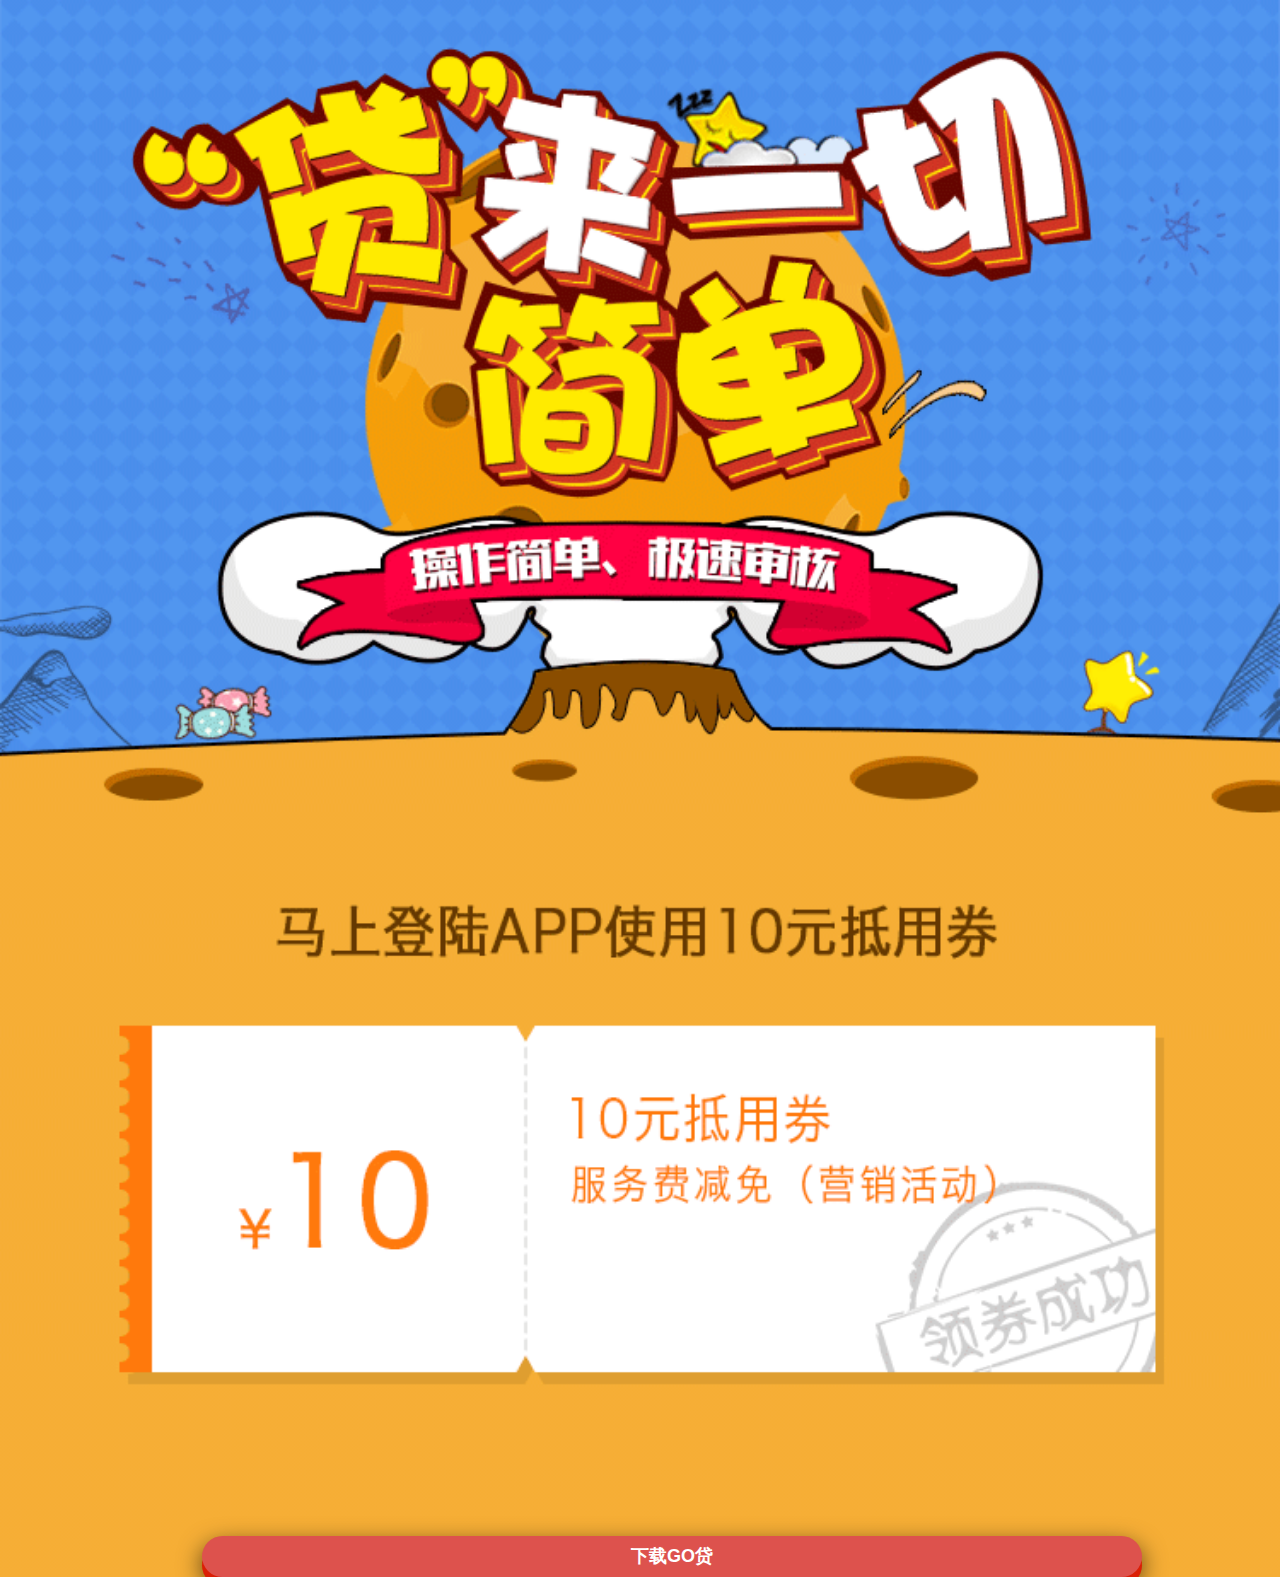
<file: src/main/webapp/register_download.html>
<!DOCTYPE html>
<html>

	<head>
		<meta charset="UTF-8">
		<title>注册</title>
		<meta name="viewport" content="width=device-width,initial-scale=1,minimum-scale=1,maximum-scale=1,user-scalable=no" />
		<link href="static/css/mui.min.css" rel="stylesheet" />
		<link href="static/css/m_register.css" rel="stylesheet" />
		<style>
			html {
				background:#f5af36 url(static/img/bg_reg_download.png) no-repeat;
				background-size: cover;
				width: 100%;
				height: 100%;
			}
			body{
				background-color: transparent;
			}
			.mui-content {
				margin: 120% 10% 0 15%;
				background-color: transparent;
			}
		</style>

	</head>

	<body>
		<div class="mui-content">
			<div class="mui-content-padded">
				<a class="css-3d-btn" href="http://qr17.cn/CoU7OF">下载GO贷</a>
			</div>
		</div>


		<script src="static/js/mui.min.js"></script>
		<script type="text/javascript">
			mui.init()
		</script>
	</body>

</html>
</file>
<file: src/main/webapp/static/css/m_register.css>
/*3d按钮样式*/

a.css-3d-btn {
	color: rgba(255, 255, 255, 1);
	text-decoration: none;
	background-color: #dd524d;
	/*rgba(219, 87, 51, 1);*/
	font-weight: 700;
	font-size: 18px;
	display: block;
	padding: 10px 0;
	/*4px;*/
	border-radius: 80px;
	/* let's use box shadows to make the button look more 3-dimensional */
	box-shadow: 0px 9px 0px rgba(219, 31, 5, 1), 0px 9px 25px rgba(0, 0, 0, .7);
	text-align: center;
	-webkit-transition: all .1s ease;
	-moz-transition: all .1s ease;
	transition: all .1s ease;
}

a.css-3d-btn:active {
	box-shadow: 0px 3px 0px rgba(219, 31, 5, 1), 0px 3px 6px rgba(0, 0, 0, .9);
	position: relative;
	top: 6px;
}


/*注册页面*/

.mui-input-row>input {
	border-radius: 80px;
	padding: 0px 25px;
}

.mui-input-row a.btn {
	position: absolute;
	top: 0;
	right: 0;
	z-index: 10;
	font-size: 14px;
	display: block;
	padding: 10px 0;
	text-align: center;
	width: 40%;
	color: #000000;
}

.mui-input-row a.btn:before {
	height: 16px;
	width: 0;
	border-left: 1px solid rgba(0, 0, 0, .2);
	position: absolute;
	top: 50%;
	left: 0;
	margin-top: -8px;
	z-index: 2;
	content: '';
}

/* S 等待层 */
#in{
	position: absolute;
    top: 40%;
    left: 50%;
    width: 100px;
    height: 100px;
    margin: -50px 0 0 -50px;
}
div.l {
	margin: 20px 20px 0 0;
	height: 100px;
	width: 100px;
	border-radius: 50px;
	position: relative;
	background-color: transparent;/*rgba(0,0,0,.5);*/
}
div.l[data-text]:before{
	content: attr(data-text);
	color:#00ff7f;
	position: absolute;
    left: 30px;
    font-size: 14px;
    bottom: 36px;
    
}
.sonic {
	position: absolute;
	top: 50%;
	left: 50%;
	transform: translate(-50%, -50%);
	-webkit-transform: translate(-50%, -50%);
}
/* E 等待层 */
.mui-numbox .mui-input-numbox, .mui-numbox .mui-numbox-input{
	text-overflow: clip;
}
</file>
